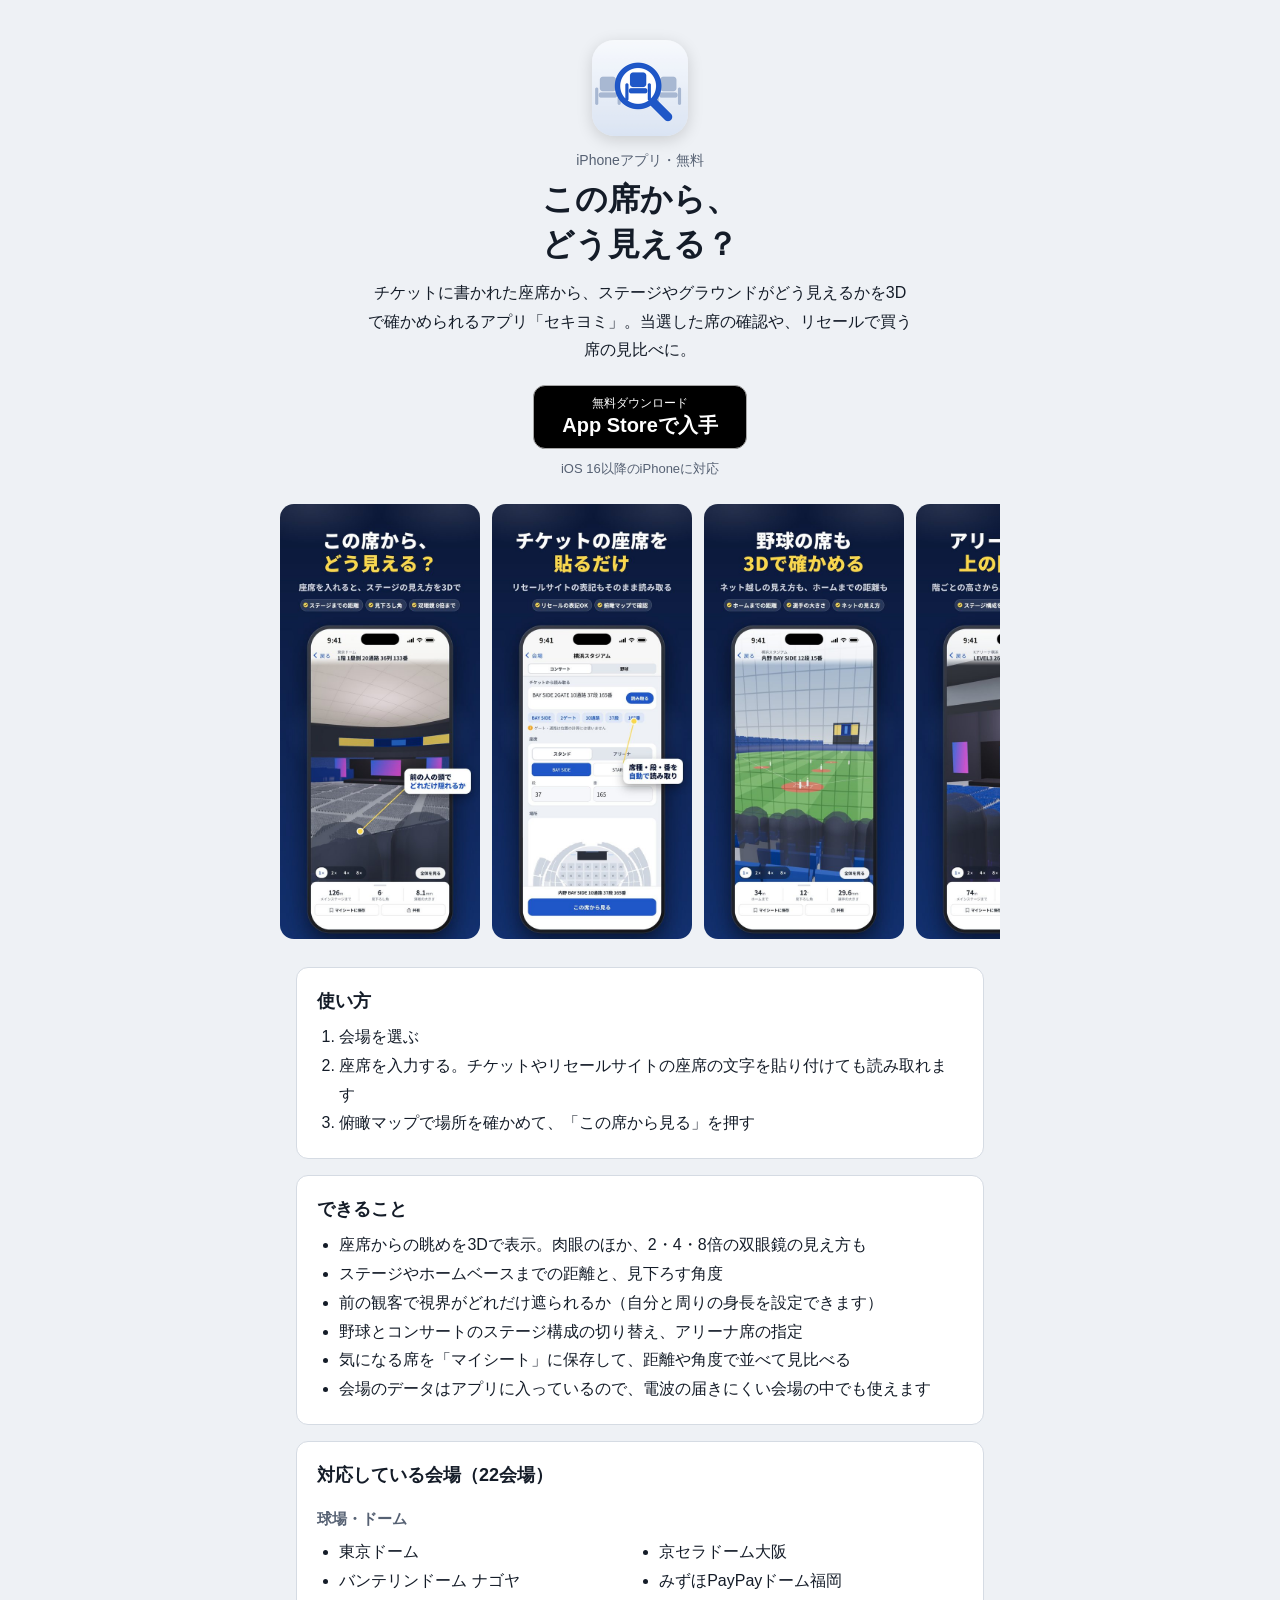
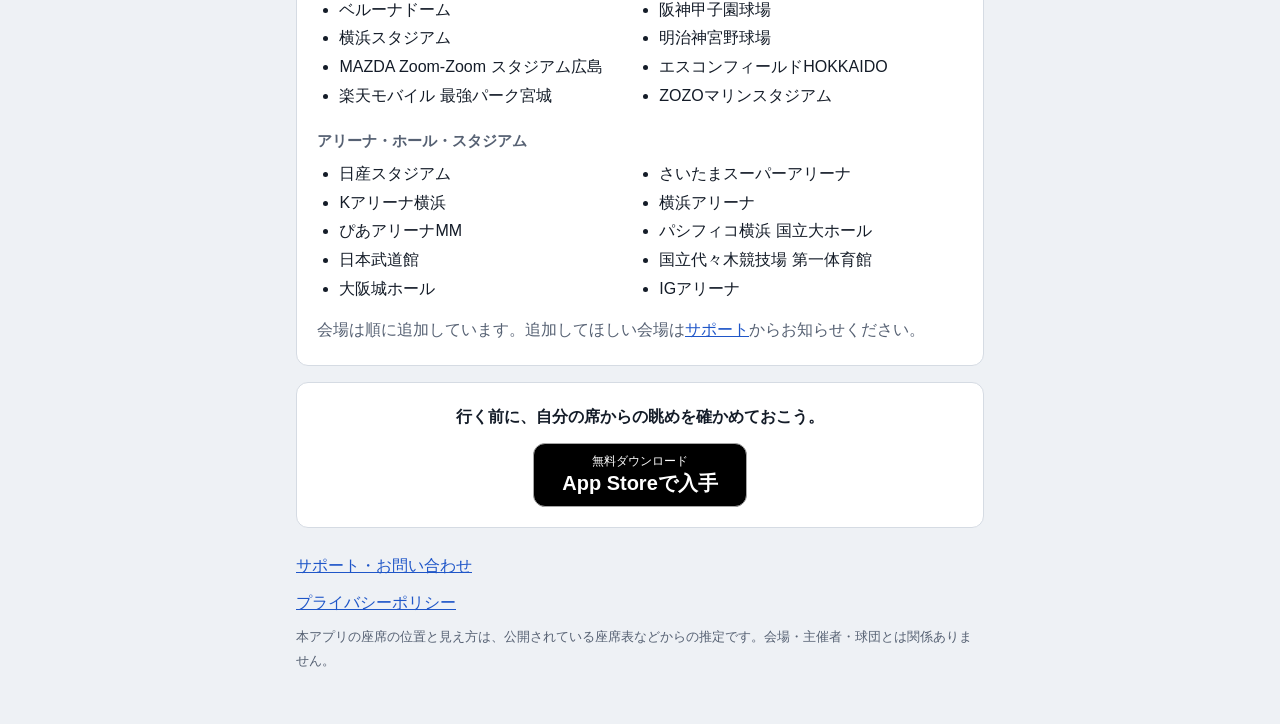
<file: index.html>
<!doctype html>
<html lang="ja">
  <head>
    <meta charset="UTF-8" />
    <meta name="viewport" content="width=device-width, initial-scale=1.0" />
    <title>セキヨミ - この席からの眺めを3Dで | チケットの座席から見え方を確かめるiPhoneアプリ</title>
    <meta
      name="description"
      content="チケットに書かれた座席から、ステージやグラウンドがどう見えるかを3Dで確かめられる無料のiPhoneアプリ。東京ドーム・京セラドーム大阪・日本武道館・さいたまスーパーアリーナなど22会場に対応。"
    />
    <link rel="canonical" href="https://yamac-music.github.io/seatview-site/" />
    <link rel="icon" href="images/icon.png" />
    <link rel="apple-touch-icon" href="images/icon.png" />
    <!-- iPhone の Safari で開くと、ページ上部に App Store の「入手」バナーが出る -->
    <meta name="apple-itunes-app" content="app-id=6820844999" />
    <!-- X や LINE にリンクを貼ったときのカード -->
    <meta property="og:type" content="website" />
    <meta property="og:site_name" content="セキヨミ" />
    <meta property="og:title" content="セキヨミ - この席からの眺めを3Dで" />
    <meta property="og:description" content="チケットの座席から、ステージやグラウンドがどう見えるかを3Dで確かめられる無料のiPhoneアプリ。" />
    <meta property="og:url" content="https://yamac-music.github.io/seatview-site/" />
    <meta property="og:image" content="https://yamac-music.github.io/seatview-site/images/og.png" />
    <meta property="og:image:width" content="1200" />
    <meta property="og:image:height" content="630" />
    <meta property="og:locale" content="ja_JP" />
    <meta name="twitter:card" content="summary_large_image" />
    <link rel="stylesheet" href="style.css" />
    <script type="application/ld+json">
      {
        "@context": "https://schema.org",
        "@type": "MobileApplication",
        "name": "セキヨミ - この席からの眺めを3Dで",
        "operatingSystem": "iOS 16.0以降",
        "applicationCategory": "EntertainmentApplication",
        "offers": { "@type": "Offer", "price": "0", "priceCurrency": "JPY" },
        "url": "https://apps.apple.com/jp/app/id6820844999"
      }
    </script>
  </head>
  <body>
    <header class="hero">
      <img class="hero-icon" src="images/icon.png" width="96" height="96" alt="" />
      <p class="app-name">iPhoneアプリ・無料</p>
      <h1>この席から、<br />どう見える？</h1>
      <p class="hero-lead">
        チケットに書かれた座席から、ステージやグラウンドがどう見えるかを3Dで確かめられるアプリ「セキヨミ」。当選した席の確認や、リセールで買う席の見比べに。
      </p>
      <a class="store-button" href="https://apps.apple.com/jp/app/id6820844999">
        <span class="store-button-small">無料ダウンロード</span>
        <span class="store-button-large">App Storeで入手</span>
      </a>
      <p class="hero-note">iOS 16以降のiPhoneに対応</p>
    </header>

    <main>
      <div class="shots" aria-label="アプリの画面">
        <img src="images/1-view.jpg" width="540" height="1174" alt="座席からステージを見た3Dの眺め。前の人の頭でどれだけ隠れるかも表示" loading="lazy" />
        <img src="images/2-paste.jpg" width="540" height="1174" alt="リセールサイトの座席の表記を貼り付けると、席種・段・番を読み取る画面" loading="lazy" />
        <img src="images/4-baseball.jpg" width="540" height="1174" alt="球場の座席からネット越しにグラウンドを見た3Dの眺め" loading="lazy" />
        <img src="images/5-arena.jpg" width="540" height="1174" alt="アリーナの上の階からステージを見た3Dの眺め" loading="lazy" />
        <img src="images/7-myseat.jpg" width="540" height="1174" alt="保存した席を距離や角度で並べて見比べるマイシートの画面" loading="lazy" />
      </div>

      <section>
        <h2>使い方</h2>
        <ol>
          <li>会場を選ぶ</li>
          <li>座席を入力する。チケットやリセールサイトの座席の文字を貼り付けても読み取れます</li>
          <li>俯瞰マップで場所を確かめて、「この席から見る」を押す</li>
        </ol>
      </section>

      <section>
        <h2>できること</h2>
        <ul>
          <li>座席からの眺めを3Dで表示。肉眼のほか、2・4・8倍の双眼鏡の見え方も</li>
          <li>ステージやホームベースまでの距離と、見下ろす角度</li>
          <li>前の観客で視界がどれだけ遮られるか（自分と周りの身長を設定できます）</li>
          <li>野球とコンサートのステージ構成の切り替え、アリーナ席の指定</li>
          <li>気になる席を「マイシート」に保存して、距離や角度で並べて見比べる</li>
          <li>会場のデータはアプリに入っているので、電波の届きにくい会場の中でも使えます</li>
        </ul>
      </section>

      <section id="venues">
        <h2>対応している会場（22会場）</h2>
        <h3>球場・ドーム</h3>
        <ul class="venue-list">
          <li>東京ドーム</li>
          <li>京セラドーム大阪</li>
          <li>バンテリンドーム ナゴヤ</li>
          <li>みずほPayPayドーム福岡</li>
          <li>ベルーナドーム</li>
          <li>阪神甲子園球場</li>
          <li>横浜スタジアム</li>
          <li>明治神宮野球場</li>
          <li>MAZDA Zoom-Zoom スタジアム広島</li>
          <li>エスコンフィールドHOKKAIDO</li>
          <li>楽天モバイル 最強パーク宮城</li>
          <li>ZOZOマリンスタジアム</li>
        </ul>
        <h3>アリーナ・ホール・スタジアム</h3>
        <ul class="venue-list">
          <li>日産スタジアム</li>
          <li>さいたまスーパーアリーナ</li>
          <li>Kアリーナ横浜</li>
          <li>横浜アリーナ</li>
          <li>ぴあアリーナMM</li>
          <li>パシフィコ横浜 国立大ホール</li>
          <li>日本武道館</li>
          <li>国立代々木競技場 第一体育館</li>
          <li>大阪城ホール</li>
          <li>IGアリーナ</li>
        </ul>
        <p class="lead">会場は順に追加しています。追加してほしい会場は<a href="support.html#contact">サポート</a>からお知らせください。</p>
      </section>

      <section class="cta">
        <p>行く前に、自分の席からの眺めを確かめておこう。</p>
        <a class="store-button" href="https://apps.apple.com/jp/app/id6820844999">
          <span class="store-button-small">無料ダウンロード</span>
          <span class="store-button-large">App Storeで入手</span>
        </a>
      </section>

      <ul class="links footer-links">
        <li><a href="support.html">サポート・お問い合わせ</a></li>
        <li><a href="privacy.html">プライバシーポリシー</a></li>
      </ul>
    </main>
    <footer>
      <p>本アプリの座席の位置と見え方は、公開されている座席表などからの推定です。会場・主催者・球団とは関係ありません。</p>
    </footer>
  </body>
</html>
</file>
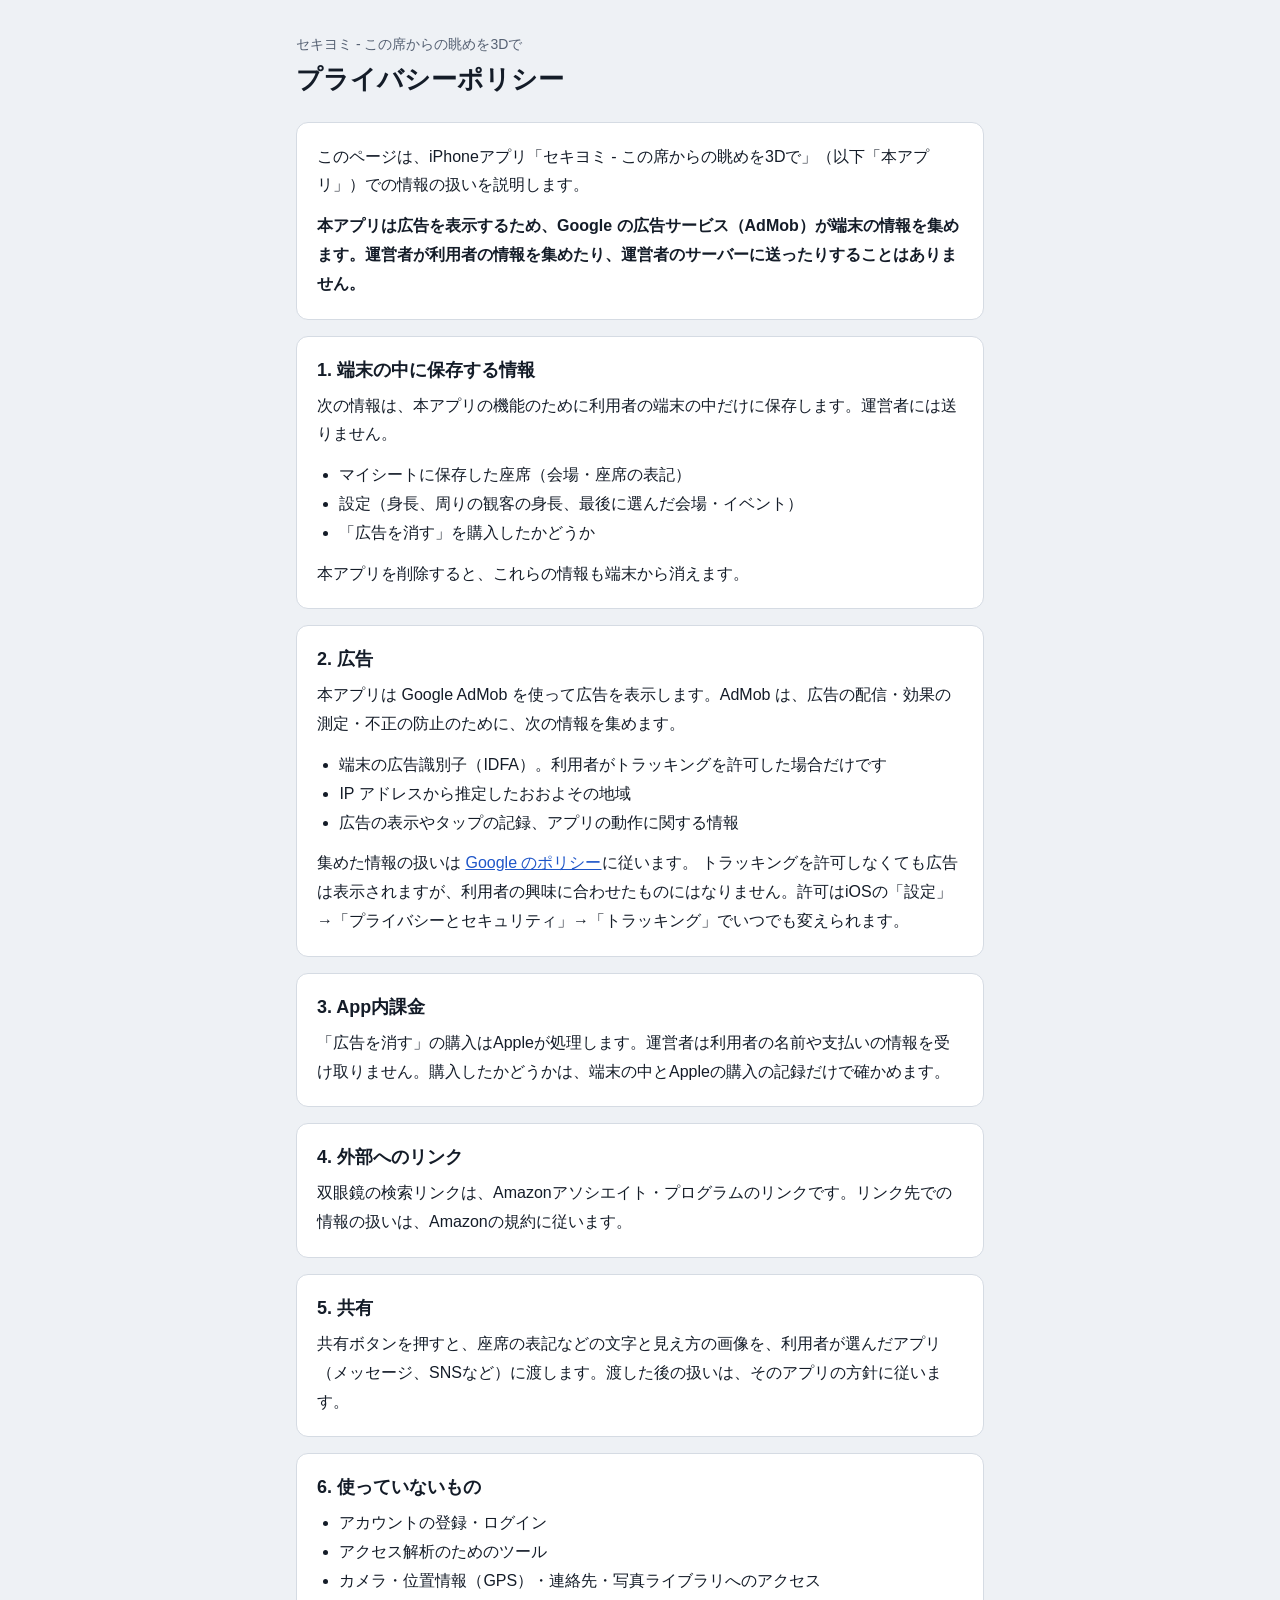
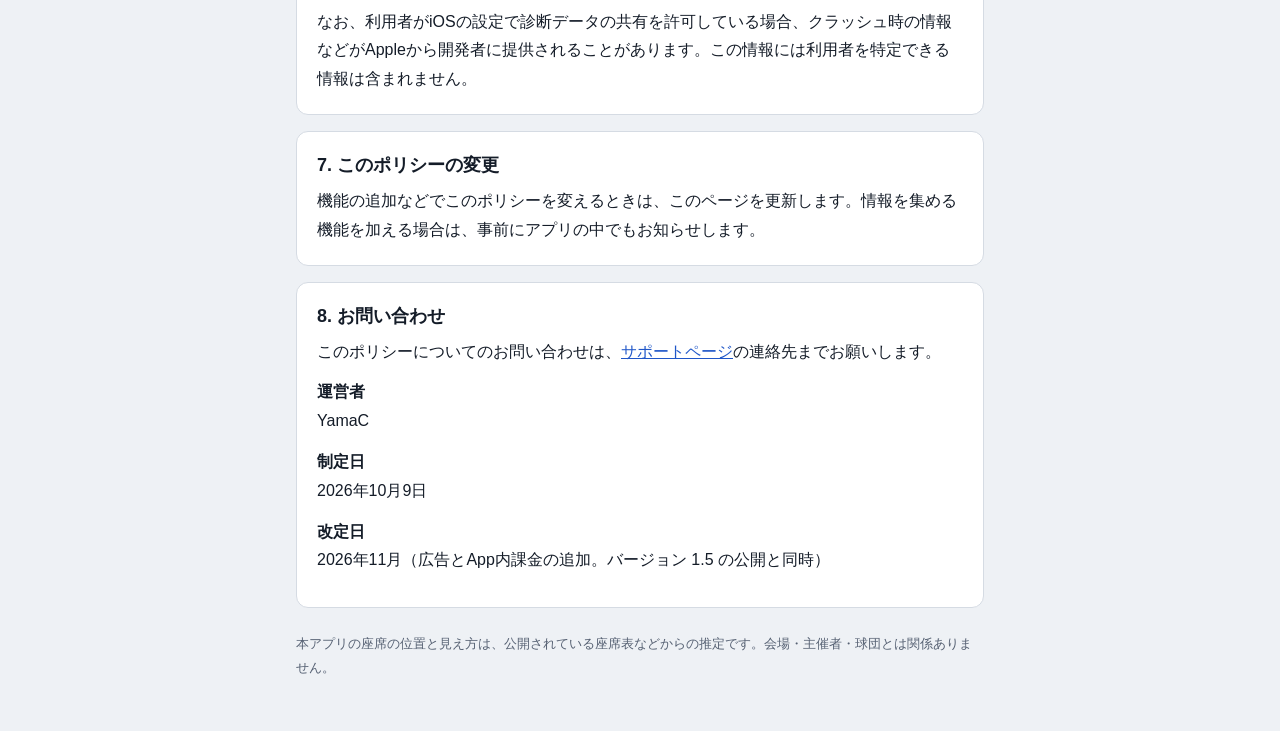
<file: privacy.html>
<!doctype html>
<html lang="ja">
  <head>
    <meta charset="UTF-8" />
    <meta name="viewport" content="width=device-width, initial-scale=1.0" />
    <title>プライバシーポリシー | セキヨミ</title>
    <link rel="stylesheet" href="style.css" />
  </head>
  <body>
    <header>
      <p class="app-name"><a href="./">セキヨミ - この席からの眺めを3Dで</a></p>
      <h1>プライバシーポリシー</h1>
    </header>
    <main>
      <section>
        <p>
          このページは、iPhoneアプリ「セキヨミ - この席からの眺めを3Dで」（以下「本アプリ」）での情報の扱いを説明します。
        </p>
        <p>
          <strong>本アプリは広告を表示するため、Google の広告サービス（AdMob）が端末の情報を集めます。運営者が利用者の情報を集めたり、運営者のサーバーに送ったりすることはありません。</strong>
        </p>
      </section>

      <section>
        <h2>1. 端末の中に保存する情報</h2>
        <p>次の情報は、本アプリの機能のために利用者の端末の中だけに保存します。運営者には送りません。</p>
        <ul>
          <li>マイシートに保存した座席（会場・座席の表記）</li>
          <li>設定（身長、周りの観客の身長、最後に選んだ会場・イベント）</li>
          <li>「広告を消す」を購入したかどうか</li>
        </ul>
        <p>本アプリを削除すると、これらの情報も端末から消えます。</p>
      </section>

      <section>
        <h2>2. 広告</h2>
        <p>
          本アプリは Google AdMob を使って広告を表示します。AdMob は、広告の配信・効果の測定・不正の防止のために、次の情報を集めます。
        </p>
        <ul>
          <li>端末の広告識別子（IDFA）。利用者がトラッキングを許可した場合だけです</li>
          <li>IP アドレスから推定したおおよその地域</li>
          <li>広告の表示やタップの記録、アプリの動作に関する情報</li>
        </ul>
        <p>
          集めた情報の扱いは <a href="https://policies.google.com/technologies/partner-sites">Google のポリシー</a>に従います。
          トラッキングを許可しなくても広告は表示されますが、利用者の興味に合わせたものにはなりません。許可はiOSの「設定」→「プライバシーとセキュリティ」→「トラッキング」でいつでも変えられます。
        </p>
      </section>

      <section>
        <h2>3. App内課金</h2>
        <p>
          「広告を消す」の購入はAppleが処理します。運営者は利用者の名前や支払いの情報を受け取りません。購入したかどうかは、端末の中とAppleの購入の記録だけで確かめます。
        </p>
      </section>

      <section>
        <h2>4. 外部へのリンク</h2>
        <p>
          双眼鏡の検索リンクは、Amazonアソシエイト・プログラムのリンクです。リンク先での情報の扱いは、Amazonの規約に従います。
        </p>
      </section>

      <section>
        <h2>5. 共有</h2>
        <p>
          共有ボタンを押すと、座席の表記などの文字と見え方の画像を、利用者が選んだアプリ（メッセージ、SNSなど）に渡します。渡した後の扱いは、そのアプリの方針に従います。
        </p>
      </section>

      <section>
        <h2>6. 使っていないもの</h2>
        <ul>
          <li>アカウントの登録・ログイン</li>
          <li>アクセス解析のためのツール</li>
          <li>カメラ・位置情報（GPS）・連絡先・写真ライブラリへのアクセス</li>
        </ul>
        <p>
          なお、利用者がiOSの設定で診断データの共有を許可している場合、クラッシュ時の情報などがAppleから開発者に提供されることがあります。この情報には利用者を特定できる情報は含まれません。
        </p>
      </section>

      <section>
        <h2>7. このポリシーの変更</h2>
        <p>
          機能の追加などでこのポリシーを変えるときは、このページを更新します。情報を集める機能を加える場合は、事前にアプリの中でもお知らせします。
        </p>
      </section>

      <section>
        <h2>8. お問い合わせ</h2>
        <p>このポリシーについてのお問い合わせは、<a href="support.html#contact">サポートページ</a>の連絡先までお願いします。</p>
        <dl>
          <dt>運営者</dt>
          <dd>YamaC</dd>
          <dt>制定日</dt>
          <dd>2026年10月9日</dd>
          <dt>改定日</dt>
          <dd>2026年11月（広告とApp内課金の追加。バージョン 1.5 の公開と同時）</dd>
        </dl>
      </section>
    </main>
    <footer>
      <p>本アプリの座席の位置と見え方は、公開されている座席表などからの推定です。会場・主催者・球団とは関係ありません。</p>
    </footer>
  </body>
</html>
</file>
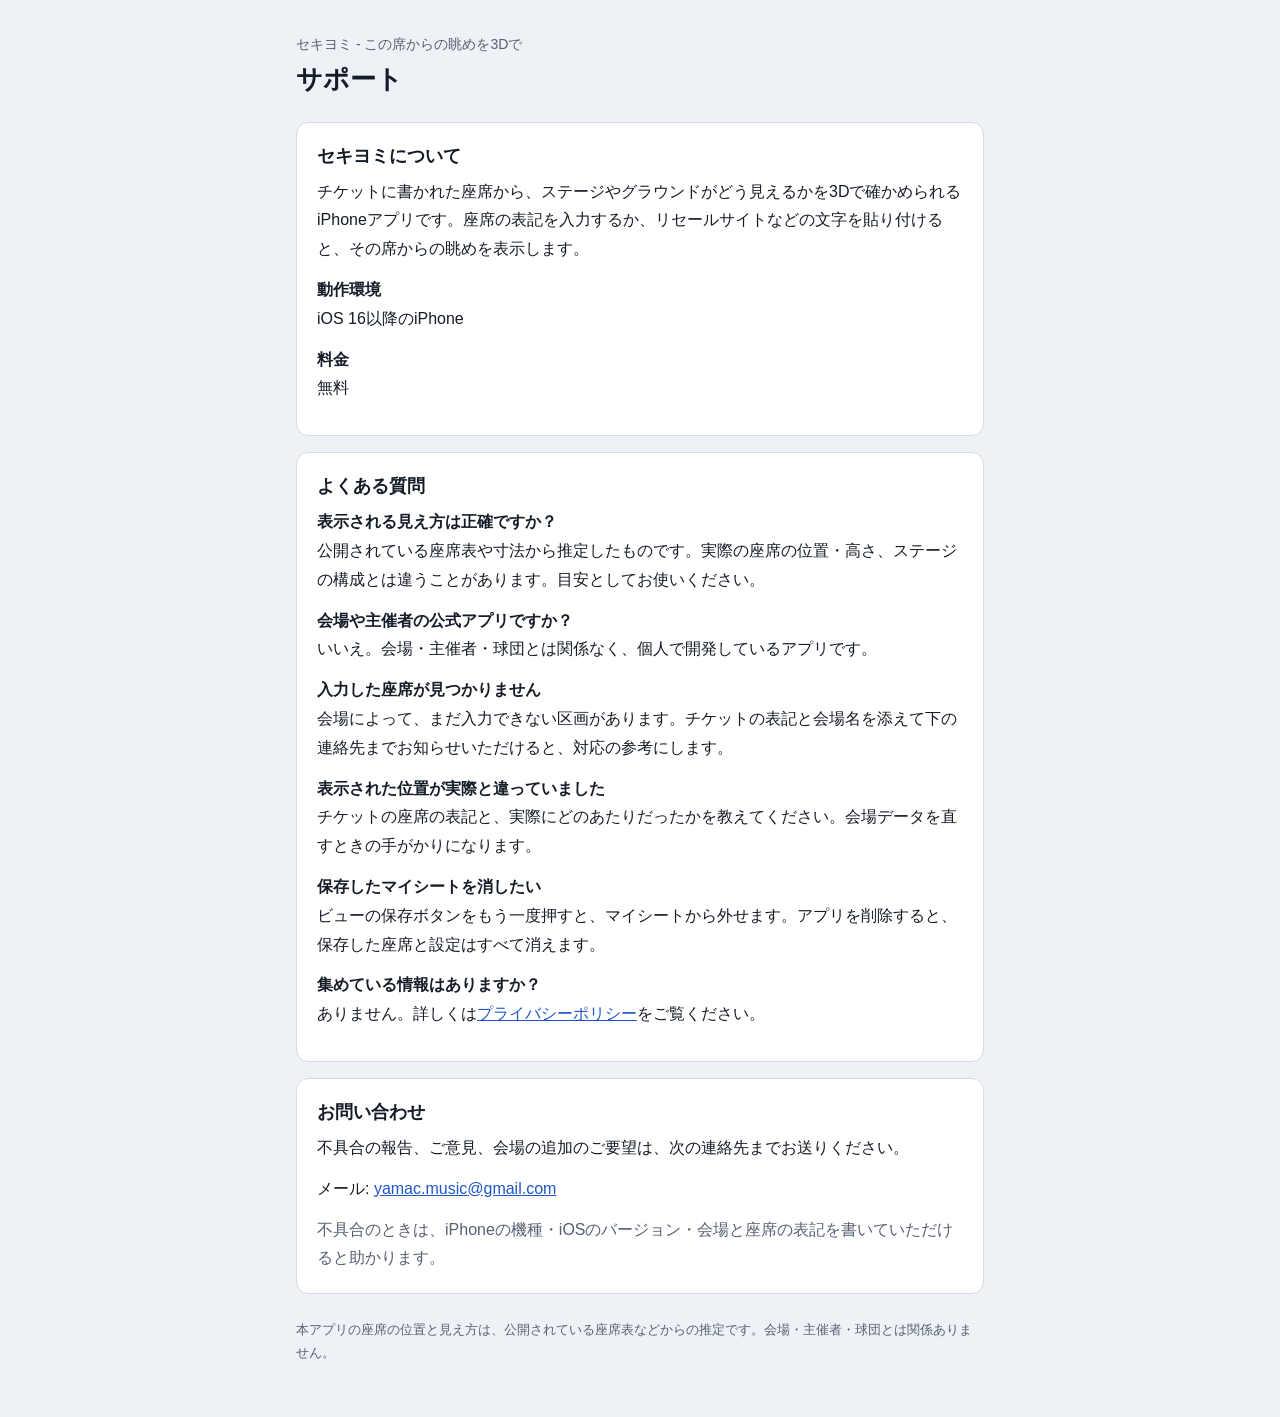
<file: support.html>
<!doctype html>
<html lang="ja">
  <head>
    <meta charset="UTF-8" />
    <meta name="viewport" content="width=device-width, initial-scale=1.0" />
    <title>サポート | セキヨミ</title>
    <link rel="stylesheet" href="style.css" />
  </head>
  <body>
    <header>
      <p class="app-name"><a href="./">セキヨミ - この席からの眺めを3Dで</a></p>
      <h1>サポート</h1>
    </header>
    <main>
      <section>
        <h2>セキヨミについて</h2>
        <p>
          チケットに書かれた座席から、ステージやグラウンドがどう見えるかを3Dで確かめられるiPhoneアプリです。座席の表記を入力するか、リセールサイトなどの文字を貼り付けると、その席からの眺めを表示します。
        </p>
        <dl>
          <dt>動作環境</dt>
          <dd>iOS 16以降のiPhone</dd>
          <dt>料金</dt>
          <dd>無料</dd>
        </dl>
      </section>

      <section>
        <h2>よくある質問</h2>
        <dl>
          <dt>表示される見え方は正確ですか？</dt>
          <dd>
            公開されている座席表や寸法から推定したものです。実際の座席の位置・高さ、ステージの構成とは違うことがあります。目安としてお使いください。
          </dd>
          <dt>会場や主催者の公式アプリですか？</dt>
          <dd>いいえ。会場・主催者・球団とは関係なく、個人で開発しているアプリです。</dd>
          <dt>入力した座席が見つかりません</dt>
          <dd>
            会場によって、まだ入力できない区画があります。チケットの表記と会場名を添えて下の連絡先までお知らせいただけると、対応の参考にします。
          </dd>
          <dt>表示された位置が実際と違っていました</dt>
          <dd>
            チケットの座席の表記と、実際にどのあたりだったかを教えてください。会場データを直すときの手がかりになります。
          </dd>
          <dt>保存したマイシートを消したい</dt>
          <dd>
            ビューの保存ボタンをもう一度押すと、マイシートから外せます。アプリを削除すると、保存した座席と設定はすべて消えます。
          </dd>
          <dt>集めている情報はありますか？</dt>
          <dd>ありません。詳しくは<a href="privacy.html">プライバシーポリシー</a>をご覧ください。</dd>
        </dl>
      </section>

      <section id="contact">
        <h2>お問い合わせ</h2>
        <p>不具合の報告、ご意見、会場の追加のご要望は、次の連絡先までお送りください。</p>
        <p>メール: <a href="mailto:yamac.music@gmail.com">yamac.music@gmail.com</a></p>
        <p class="lead">不具合のときは、iPhoneの機種・iOSのバージョン・会場と座席の表記を書いていただけると助かります。</p>
      </section>
    </main>
    <footer>
      <p>本アプリの座席の位置と見え方は、公開されている座席表などからの推定です。会場・主催者・球団とは関係ありません。</p>
    </footer>
  </body>
</html>
</file>
<file: style.css>
/* 公開ページ(プライバシーポリシー・サポート)の共通スタイル。色はアプリ(src/styles.css)に合わせる */
:root {
  --bg: #eef1f5;
  --panel: #ffffff;
  --line: #d5dbe3;
  --text: #141c28;
  --muted: #566173;
  --accent: #1f56c8;
  color-scheme: light dark;
}

@media (prefers-color-scheme: dark) {
  :root {
    --bg: #10151d;
    --panel: #1a212c;
    --line: #2e3846;
    --text: #e8edf4;
    --muted: #9aa6b8;
    --accent: #7ea6f5;
  }
}

* {
  box-sizing: border-box;
}

body {
  margin: 0;
  background: var(--bg);
  color: var(--text);
  font-family: -apple-system, BlinkMacSystemFont, 'Hiragino Sans', 'Noto Sans JP', sans-serif;
  font-size: 16px;
  line-height: 1.8;
  -webkit-text-size-adjust: 100%;
}

header,
main,
footer {
  max-width: 720px;
  margin: 0 auto;
  padding: 0 16px;
}

header {
  padding-top: 32px;
}

.app-name {
  margin: 0;
  font-size: 14px;
  color: var(--muted);
}

.app-name a {
  color: inherit;
  text-decoration: none;
}

h1 {
  margin: 4px 0 24px;
  font-size: 26px;
  line-height: 1.4;
}

h2 {
  margin: 0 0 8px;
  font-size: 18px;
  line-height: 1.5;
}

section {
  margin-bottom: 16px;
  padding: 20px;
  background: var(--panel);
  border: 1px solid var(--line);
  border-radius: 12px;
}

section > :last-child {
  margin-bottom: 0;
}

p,
ul,
dl {
  margin: 0 0 12px;
}

ul {
  padding-left: 1.4em;
}

dt {
  font-weight: 600;
}

dd {
  margin: 0 0 12px;
}

a {
  color: var(--accent);
}

.lead {
  color: var(--muted);
}

.links {
  list-style: none;
  padding: 0;
}

.links li + li {
  margin-top: 8px;
}

footer {
  padding-top: 8px;
  padding-bottom: 40px;
  font-size: 13px;
  color: var(--muted);
}

/* トップページ(アプリ紹介) */
h3 {
  margin: 16px 0 6px;
  font-size: 15px;
  color: var(--muted);
}

ol {
  margin: 0 0 12px;
  padding-left: 1.4em;
}

.hero {
  text-align: center;
  padding-top: 40px;
  padding-bottom: 24px;
}

.hero-icon {
  display: block;
  margin: 0 auto 12px;
  border-radius: 22px;
  box-shadow: 0 4px 16px rgba(0, 0, 0, 0.15);
}

.hero h1 {
  margin: 4px 0 12px;
  font-size: 32px;
}

.hero-lead {
  margin: 0 auto 20px;
  max-width: 34em;
}

.hero-note {
  margin: 8px 0 0;
  font-size: 13px;
  color: var(--muted);
}

/* App Store の公式バッジは手元に無いので、同じ配色のボタンにする */
.store-button {
  display: inline-flex;
  flex-direction: column;
  align-items: center;
  padding: 10px 28px;
  border-radius: 12px;
  background: #000;
  color: #fff;
  text-decoration: none;
  line-height: 1.3;
  border: 1px solid #a6a6a6;
}

.store-button-small {
  font-size: 12px;
}

.store-button-large {
  font-size: 20px;
  font-weight: 600;
}

/* 画面は横にスクロールして見る。ページ全体は横に広げない */
.shots {
  display: flex;
  gap: 12px;
  overflow-x: auto;
  scroll-snap-type: x mandatory;
  margin: 0 -16px 20px;
  padding: 0 16px 8px;
}

.shots img {
  flex: 0 0 auto;
  width: 200px;
  height: auto;
  border-radius: 14px;
  scroll-snap-align: start;
}

.venue-list {
  display: grid;
  grid-template-columns: repeat(auto-fill, minmax(220px, 1fr));
  column-gap: 16px;
}

.cta {
  text-align: center;
}

.cta p {
  font-weight: 600;
}

.footer-links {
  margin: 24px 0 0;
}
</file>
